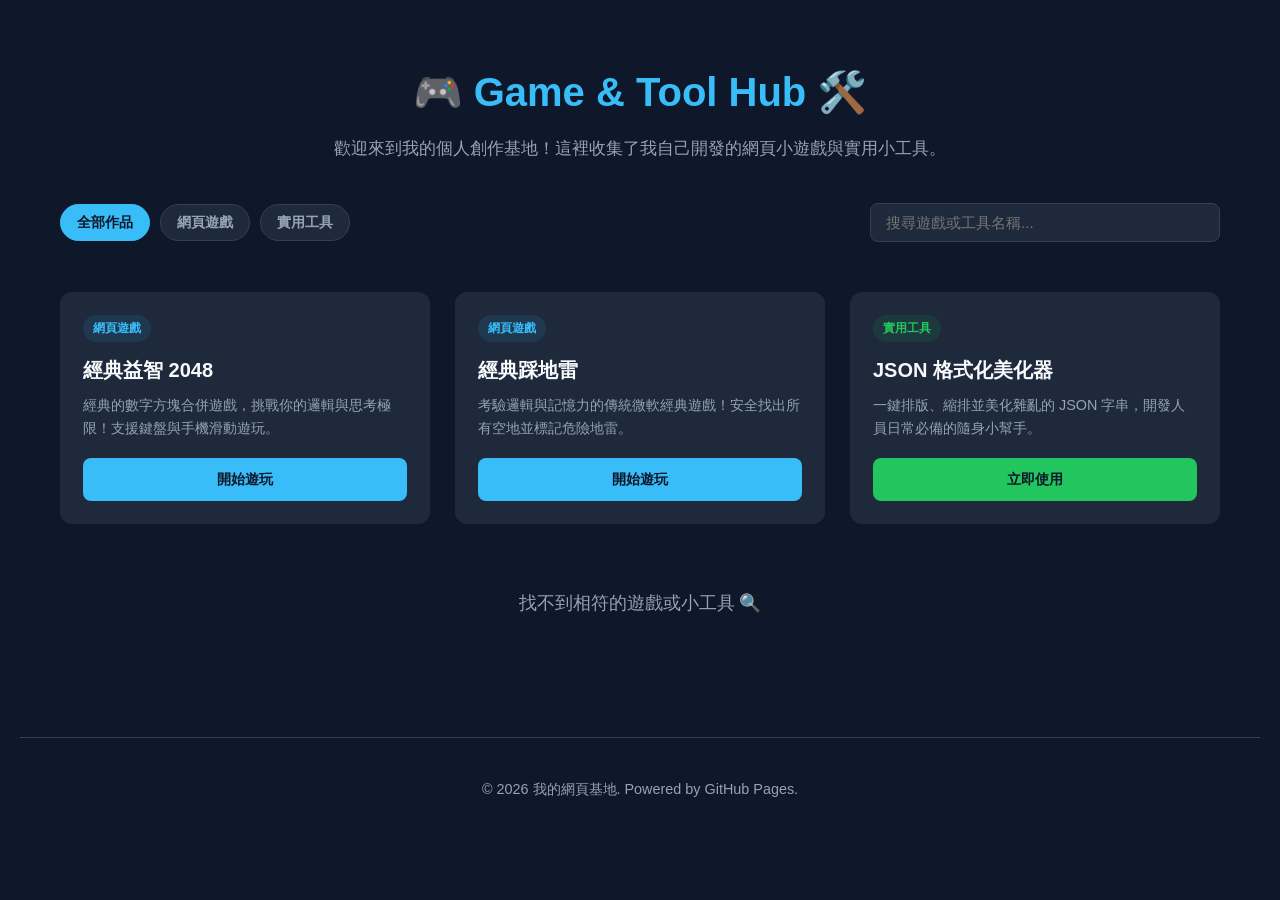
<file: index.html>
<!DOCTYPE html>
<html lang="zh-TW">
<head>
    <meta charset="UTF-8">
    <meta name="viewport" content="width=device-width, initial-scale=1.0">
    <title>我的小遊戲與小工具基地</title>
    <style>
        /* 全域樣式設定 */
        :root {
            --bg-color: #0f172a;
            --card-bg: #1e293b;
            --text-main: #f8fafc;
            --text-muted: #94a3b8;
            --primary: #38bdf8;
            --primary-hover: #0ea5e9;
            --border-color: #334155;
        }

        * {
            box-sizing: border-box;
            margin: 0;
            padding: 0;
            font-family: 'Segoe UI', Tahoma, Geneva, Verdana, sans-serif, "Microsoft JhengHei";
        }

        body {
            background-color: var(--bg-color);
            color: var(--text-main);
            line-height: 1.6;
            padding: 20px;
        }

        /* 頂部標題區塊 */
        header {
            text-align: center;
            padding: 40px 20px 20px 20px;
            max-width: 800px;
            margin: 0 auto;
        }

        header h1 {
            font-size: 2.5rem;
            margin-bottom: 12px;
            color: var(--primary);
            font-weight: 700;
        }

        header p {
            color: var(--text-muted);
            font-size: 1.05rem;
        }

        /* 🔍 控制面板（搜尋與分類網格） */
        .controls {
            max-width: 1200px;
            margin: 20px auto 30px auto;
            padding: 0 20px;
            display: flex;
            flex-direction: column;
            gap: 15px;
            align-items: center;
        }

        @media (min-width: 768px) {
            .controls {
                flex-direction: row;
                justify-content: space-between;
            }
        }

        /* 搜尋框樣式 */
        .search-box {
            width: 100%;
            max-width: 350px;
            position: relative;
        }

        .search-box input {
            width: 100%;
            padding: 10px 15px;
            background-color: var(--card-bg);
            border: 1px solid var(--border-color);
            border-radius: 8px;
            color: var(--text-main);
            font-size: 0.95rem;
            outline: none;
            transition: border-color 0.2s;
        }

        .search-box input:focus {
            border-color: var(--primary);
        }

        /* 分類按鈕區塊 */
        .filter-buttons {
            display: flex;
            gap: 10px;
            flex-wrap: wrap;
        }

        .filter-btn {
            background-color: var(--card-bg);
            color: var(--text-muted);
            border: 1px solid var(--border-color);
            padding: 8px 16px;
            border-radius: 20px;
            cursor: pointer;
            font-weight: 600;
            font-size: 0.9rem;
            transition: all 0.2s ease;
        }

        .filter-btn:hover, .filter-btn.active {
            background-color: var(--primary);
            color: #0f172a;
            border-color: var(--primary);
        }

        /* 📦 主要內容卡片網格 */
        .container {
            max-width: 1200px;
            margin: 0 auto;
            display: grid;
            grid-template-columns: repeat(auto-fit, minmax(280px, 1fr));
            gap: 25px;
            padding: 20px;
        }

        /* 卡片基本樣式 */
        .card {
            background-color: var(--card-bg);
            border-radius: 12px;
            padding: 22px;
            border: 1px solid transparent;
            transition: transform 0.25s ease, box-shadow 0.25s ease, border-color 0.25s ease;
            display: flex;
            flex-direction: column;
            justify-content: space-between;
        }

        .card:hover {
            transform: translateY(-4px);
            box-shadow: 0 10px 20px -5px rgba(0, 0, 0, 0.3);
            border-color: rgba(56, 189, 248, 0.3);
        }

        /* 當卡片被隱藏時的樣式 */
        .card.hidden {
            display: none !important;
        }

        .card-tag {
            align-self: flex-start;
            background-color: rgba(56, 189, 248, 0.1);
            color: var(--primary);
            font-size: 0.75rem;
            padding: 4px 10px;
            border-radius: 20px;
            font-weight: bold;
            margin-bottom: 12px;
        }

        /* 針對工具類別可以換標籤顏色 */
        .card[data-category="tool"] .card-tag {
            background-color: rgba(34, 197, 94, 0.1);
            color: #22c55e;
        }

        .card h3 {
            font-size: 1.25rem;
            margin-bottom: 8px;
        }

        .card p {
            color: var(--text-muted);
            font-size: 0.9rem;
            margin-bottom: 18px;
            flex-grow: 1;
        }

        /* 按鈕樣式 */
        .btn {
            display: inline-block;
            text-align: center;
            background-color: var(--primary);
            color: #0f172a;
            text-decoration: none;
            padding: 10px 16px;
            border-radius: 8px;
            font-weight: 600;
            font-size: 0.9rem;
            transition: background-color 0.2s ease;
        }

        .btn:hover {
            background-color: var(--primary-hover);
        }

        .card[data-category="tool"] .btn {
            background-color: #22c55e;
        }
        .card[data-category="tool"] .btn:hover {
            background-color: #16a34a;
        }

        /* 查無結果提示 */
        .no-results {
            text-align: center;
            grid-column: 1 / -1;
            padding: 40px;
            color: var(--text-muted);
            font-size: 1.1rem;
        }

        /* 頁尾 */
        footer {
            text-align: center;
            padding: 40px 20px;
            color: var(--text-muted);
            font-size: 0.9rem;
            margin-top: 60px;
            border-top: 1px solid var(--border-color);
        }
    </style>
</head>
<body>

    <header>
        <h1>🎮 Game & Tool Hub 🛠️</h1>
        <p>歡迎來到我的個人創作基地！這裡收集了我自己開發的網頁小遊戲與實用小工具。</p>
    </header>

    <div class="controls">
        <div class="filter-buttons">
            <button class="filter-btn active" onclick="filterCategory('all')">全部作品</button>
            <button class="filter-btn" onclick="filterCategory('game')">網頁遊戲</button>
            <button class="filter-btn" onclick="filterCategory('tool')">實用工具</button>
        </div>
        
        <div class="search-box">
            <input type="text" id="searchInput" placeholder="搜尋遊戲或工具名稱..." oninput="searchItems()">
        </div>
    </div>

    <div class="container" id="cardsGrid">
        
        <div class="card" data-category="game">
            <span class="card-tag">網頁遊戲</span>
            <h3>經典益智 2048</h3>
            <p>經典的數字方塊合併遊戲，挑戰你的邏輯與思考極限！支援鍵盤與手機滑動遊玩。</p>
            <a href="./2048/index.html" class="btn">開始遊玩</a>
        </div>

        <div class="card" data-category="game">
            <span class="card-tag">網頁遊戲</span>
            <h3>經典踩地雷</h3>
            <p>考驗邏輯與記憶力的傳統微軟經典遊戲！安全找出所有空地並標記危險地雷。</p>
            <a href="./minesweeper/index.html" class="btn">開始遊玩</a>
        </div>

        <div class="card" data-category="tool">
            <span class="card-tag">實用工具</span>
            <h3>JSON 格式化美化器</h3>
            <p>一鍵排版、縮排並美化雜亂的 JSON 字串，開發人員日常必備的隨身小幫手。</p>
            <a href="#" class="btn">立即使用</a>
        </div>

        <div id="noResultsText" class="no-results hidden">找不到相符的遊戲或小工具 🔍</div>
    </div>

    <footer>
        <p>© 2026 我的網頁基地. Powered by GitHub Pages.</p>
    </footer>

    <script>
        let currentCategory = 'all';

        function filterCategory(category) {
            currentCategory = category;
            
            // 切換按鈕的 active 樣式
            const buttons = document.querySelectorAll('.filter-btn');
            buttons.forEach(btn => btn.classList.remove('active'));
            event.target.classList.add('active');

            applyFilter();
        }

        function searchItems() {
            applyFilter();
        }

        function applyFilter() {
            const query = document.getElementById('searchInput').value.toLowerCase().trim();
            const cards = document.querySelectorAll('.card');
            let visibleCount = 0;

            cards.forEach(card => {
                const category = card.getAttribute('data-category');
                const title = card.querySelector('h3').innerText.toLowerCase();
                const description = card.querySelector('p').innerText.toLowerCase();

                // 檢查是否符合分類
                const matchCategory = (currentCategory === 'all' || category === currentCategory);
                // 檢查是否符合搜尋關鍵字
                const matchSearch = (title.includes(query) || description.includes(query));

                if (matchCategory && matchSearch) {
                    card.classList.remove('hidden');
                    visibleCount++;
                } else {
                    card.classList.add('hidden');
                }
            });

            // 如果都沒符合的項目，顯示「查無結果」提示
            const noResults = document.getElementById('noResultsText');
            if (visibleCount === 0) {
                noResults.classList.remove('hidden');
            } else {
                noResults.classList.add('hidden');
            }
        }
    </script>
</body>
</html>
</file>
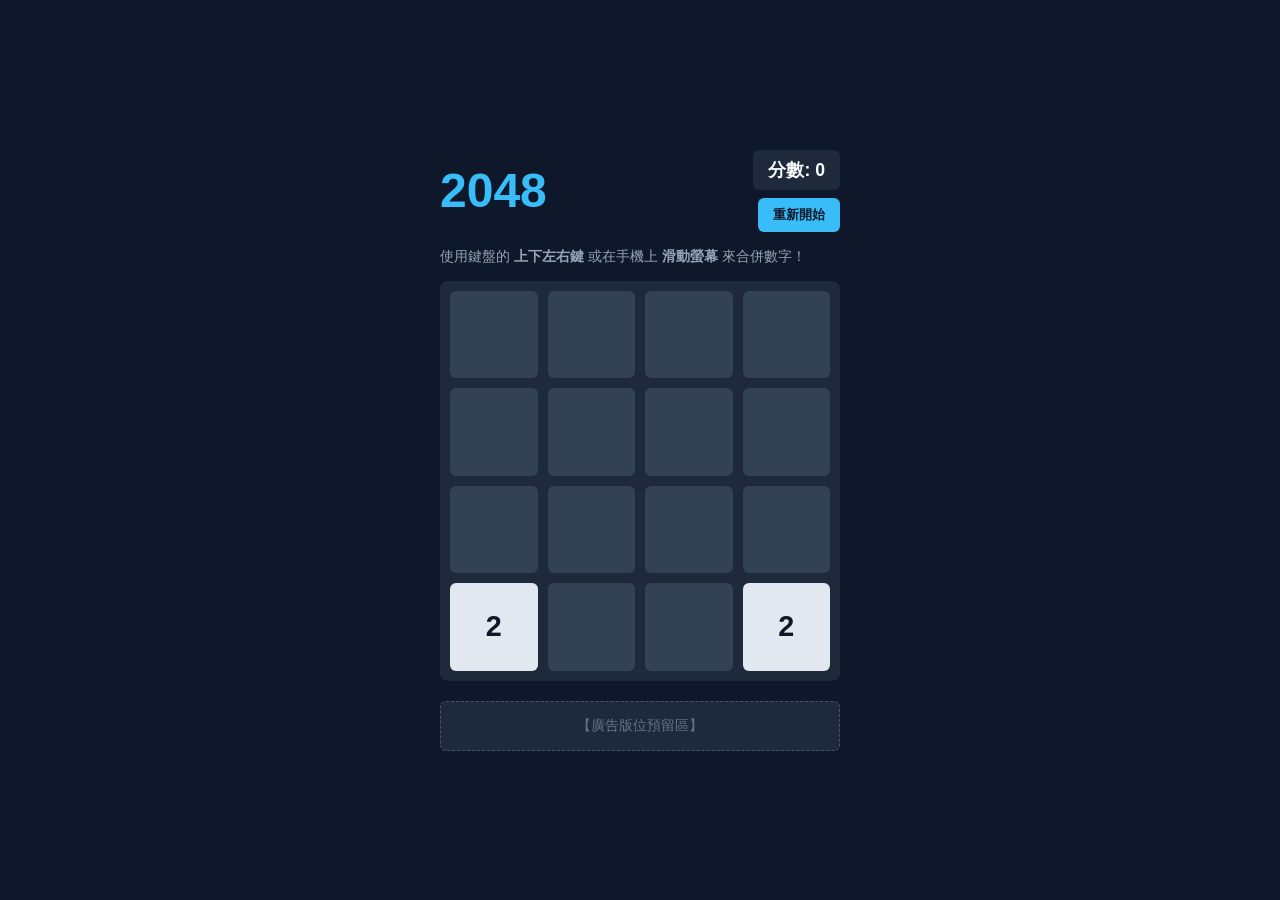
<file: 2048/index.html>
<!DOCTYPE html>
<html lang="zh-TW">
<head>
    <meta charset="UTF-8">
    <meta name="viewport" content="width=device-width, initial-scale=1.0">
    <title>經典 2048 - 遊戲基地</title>
    <link rel="stylesheet" href="style.css">
</head>
<body>
    <div class="game-container">
        <header>
            <h1>2048</h1>
            <div class="score-container">
                <div class="score-box">分數: <span id="score">0</span></div>
                <button id="restart-btn">重新開始</button>
            </div>
        </header>
        
        <p class="instructions">使用鍵盤的 <b>上下左右鍵</b> 或在手機上 <b>滑動螢幕</b> 來合併數字！</p>

        <div id="grid"></div>

        <div id="game-over" class="hidden">
            <div class="over-message">
                <h2>遊戲結束！</h2>
                <button id="retry-btn">再試一次</button>
            </div>
        </div>
        
        <div class="ad-placeholder">【廣告版位預留區】</div>
    </div>
    <script src="script.js"></script>
</body>
</html>
</file>
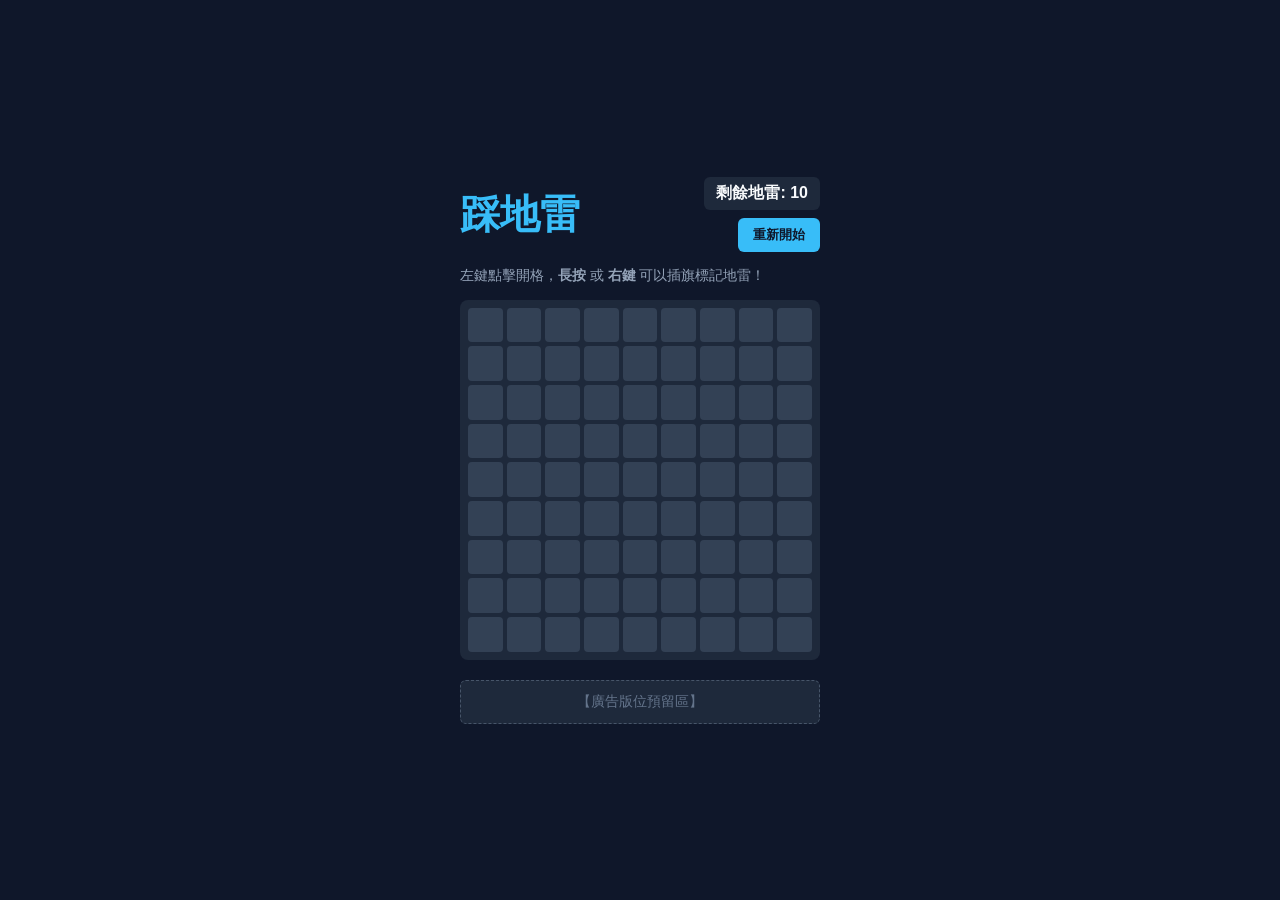
<file: minesweeper/index.html>
<!DOCTYPE html>
<html lang="zh-TW">
<head>
    <meta charset="UTF-8">
    <meta name="viewport" content="width=device-width, initial-scale=1.0">
    <title>經典踩地雷 - 遊戲基地</title>
    <link rel="stylesheet" href="style.css">
</head>
<body>
    <div class="game-container">
        <header>
            <h1>踩地雷</h1>
            <div class="status-container">
                <div class="status-box">剩餘地雷: <span id="mine-count">10</span></div>
                <button id="restart-btn">重新開始</button>
            </div>
        </header>
        
        <p class="instructions">左鍵點擊開格，<b>長按</b> 或 <b>右鍵</b> 可以插旗標記地雷！</p>

        <div id="board"></div>

        <div id="game-result" class="hidden">
            <div class="result-message">
                <h2 id="result-text">遊戲結束！</h2>
                <button id="retry-btn">再試一次</button>
            </div>
        </div>
        
        <div class="ad-placeholder">【廣告版位預留區】</div>
    </div>
    <script src="script.js"></script>
</body>
</html>
</file>
<file: 2048/style.css>
body {
    background-color: #0f172a;
    color: #f8fafc;
    font-family: 'Segoe UI', Tahoma, Geneva, Verdana, sans-serif, "Microsoft JhengHei";
    display: flex;
    justify-content: center;
    align-items: center;
    min-height: 100vh;
    margin: 0;
}

.game-container {
    width: 100%;
    max-width: 400px;
    padding: 20px;
    position: relative;
}

header {
    display: flex;
    justify-content: space-between;
    align-items: center;
    margin-bottom: 15px;
}

h1 {
    font-size: 3rem;
    margin: 0;
    color: #38bdf8;
}

.score-container {
    text-align: right;
}

.score-box {
    background-color: #1e293b;
    padding: 8px 15px;
    border-radius: 6px;
    font-weight: bold;
    font-size: 1.1rem;
    margin-bottom: 8px;
}

button {
    background-color: #38bdf8;
    color: #0f172a;
    border: none;
    padding: 8px 15px;
    border-radius: 6px;
    font-weight: bold;
    cursor: pointer;
    transition: background-color 0.2s;
}

button:hover {
    background-color: #0ea5e9;
}

.instructions {
    color: #94a3b8;
    font-size: 0.9rem;
    margin-bottom: 15px;
}

/* 4x4 網格 */
#grid {
    background-color: #1e293b;
    width: 100%;
    height: 400px;
    border-radius: 8px;
    padding: 10px;
    box-sizing: border-box;
    display: grid;
    grid-template-columns: repeat(4, 1fr);
    grid-template-rows: repeat(4, 1fr);
    gap: 10px;
}

.cell {
    background-color: #334155;
    border-radius: 6px;
    display: flex;
    justify-content: center;
    align-items: center;
    font-size: 1.8rem;
    font-weight: bold;
    color: #0f172a;
    transition: all 0.1s ease;
}

/* 各個數字的顏色定義 */
.cell[data-value="2"] { background-color: #e2e8f0; }
.cell[data-value="4"] { background-color: #cbd5e1; }
.cell[data-value="8"] { background-color: #fdba74; color: #fff; }
.cell[data-value="16"] { background-color: #f97316; color: #fff; }
.cell[data-value="32"] { background-color: #f43f5e; color: #fff; }
.cell[data-value="64"] { background-color: #e11d48; color: #fff; }
.cell[data-value="128"] { background-color: #fde047; box-shadow: 0 0 10px #fde047; }
.cell[data-value="256"] { background-color: #eab308; box-shadow: 0 0 15px #eab308; }
.cell[data-value="512"] { background-color: #ca8a04; box-shadow: 0 0 20px #ca8a04; }
.cell[data-value="1024"] { background-color: #a16207; font-size: 1.4rem; }
.cell[data-value="2048"] { background-color: #22c55e; color: #fff; box-shadow: 0 0 25px #22c55e; font-size: 1.4rem; }

/* 遊戲結束畫面遮罩 */
#game-over {
    position: absolute;
    top: 0; left: 0; width: 100%; height: 100%;
    background-color: rgba(15, 23, 42, 0.85);
    display: flex;
    justify-content: center;
    align-items: center;
    border-radius: 8px;
    z-index: 10;
}

.hidden { display: none !important; }

.over-message { text-align: center; }
.over-message h2 { font-size: 2.5rem; margin-bottom: 20px; color: #ef4444; }

.ad-placeholder {
    margin-top: 20px;
    background-color: #1e293b;
    border: 1px dashed #475569;
    color: #64748b;
    text-align: center;
    padding: 15px;
    font-size: 0.85rem;
    border-radius: 6px;
}
</file>
<file: minesweeper/style.css>
body {
    background-color: #0f172a;
    color: #f8fafc;
    font-family: 'Segoe UI', Tahoma, Geneva, Verdana, sans-serif, "Microsoft JhengHei";
    display: flex;
    justify-content: center;
    align-items: center;
    min-height: 100vh;
    margin: 0;
}

.game-container {
    width: 100%;
    max-width: 360px;
    padding: 20px;
    position: relative;
}

header {
    display: flex;
    justify-content: space-between;
    align-items: center;
    margin-bottom: 15px;
}

h1 {
    font-size: 2.5rem;
    margin: 0;
    color: #38bdf8;
}

.status-container {
    text-align: right;
}

.status-box {
    background-color: #1e293b;
    padding: 6px 12px;
    border-radius: 6px;
    font-weight: bold;
    font-size: 1rem;
    margin-bottom: 8px;
}

button {
    background-color: #38bdf8;
    color: #0f172a;
    border: none;
    padding: 8px 15px;
    border-radius: 6px;
    font-weight: bold;
    cursor: pointer;
    transition: background-color 0.2s;
}

button:hover {
    background-color: #0ea5e9;
}

.instructions {
    color: #94a3b8;
    font-size: 0.85rem;
    margin-bottom: 15px;
}

/* 9x9 地雷盤 */
#board {
    background-color: #1e293b;
    width: 100%;
    aspect-ratio: 1 / 1;
    border-radius: 8px;
    padding: 8px;
    box-sizing: border-box;
    display: grid;
    grid-template-columns: repeat(9, 1fr);
    grid-template-rows: repeat(9, 1fr);
    gap: 4px;
}

.cell {
    background-color: #334155;
    border-radius: 4px;
    display: flex;
    justify-content: center;
    align-items: center;
    font-weight: bold;
    font-size: 1.2rem;
    cursor: pointer;
    user-select: none;
    transition: background-color 0.1s;
}

.cell:hover {
    background-color: #475569;
}

/* 已翻開狀態 */
.cell.revealed {
    background-color: #cbd5e1;
    color: #0f172a;
    cursor: default;
}

.cell.mine {
    background-color: #ef4444;
}

.cell.flagged {
    background-color: #eab308;
}

/* 數字顏色 */
.cell[data-count="1"] { color: #2563eb; }
.cell[data-count="2"] { color: #16a34a; }
.cell[data-count="3"] { color: #dc2626; }
.cell[data-count="4"] { color: #7c3aed; }

/* 結束畫面遮罩 */
#game-result {
    position: absolute;
    top: 0; left: 0; width: 100%; height: 100%;
    background-color: rgba(15, 23, 42, 0.85);
    display: flex;
    justify-content: center;
    align-items: center;
    border-radius: 8px;
    z-index: 10;
}

.hidden { display: none !important; }
.result-message { text-align: center; }
.result-message h2 { font-size: 2.5rem; margin-bottom: 20px; }

.ad-placeholder {
    margin-top: 20px;
    background-color: #1e293b;
    border: 1px dashed #475569;
    color: #64748b;
    text-align: center;
    padding: 12px;
    font-size: 0.85rem;
    border-radius: 6px;
}
</file>
